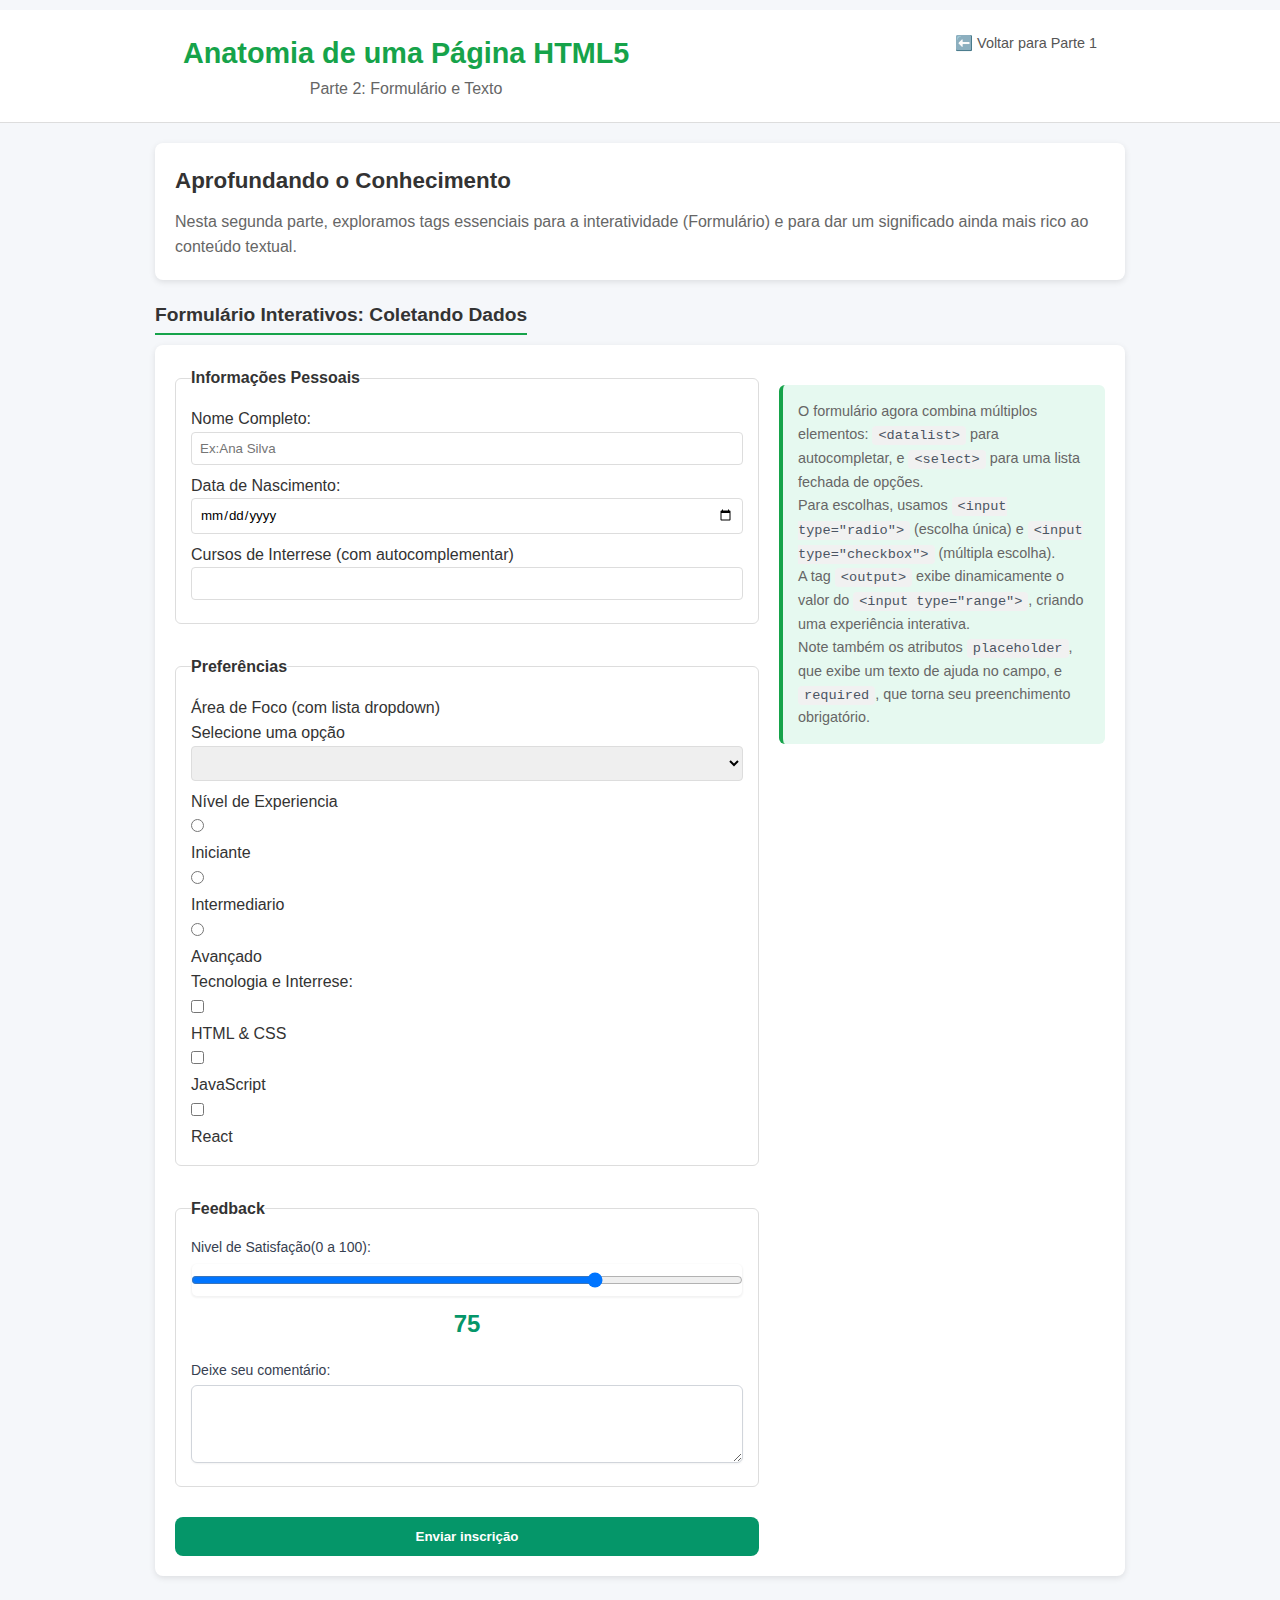
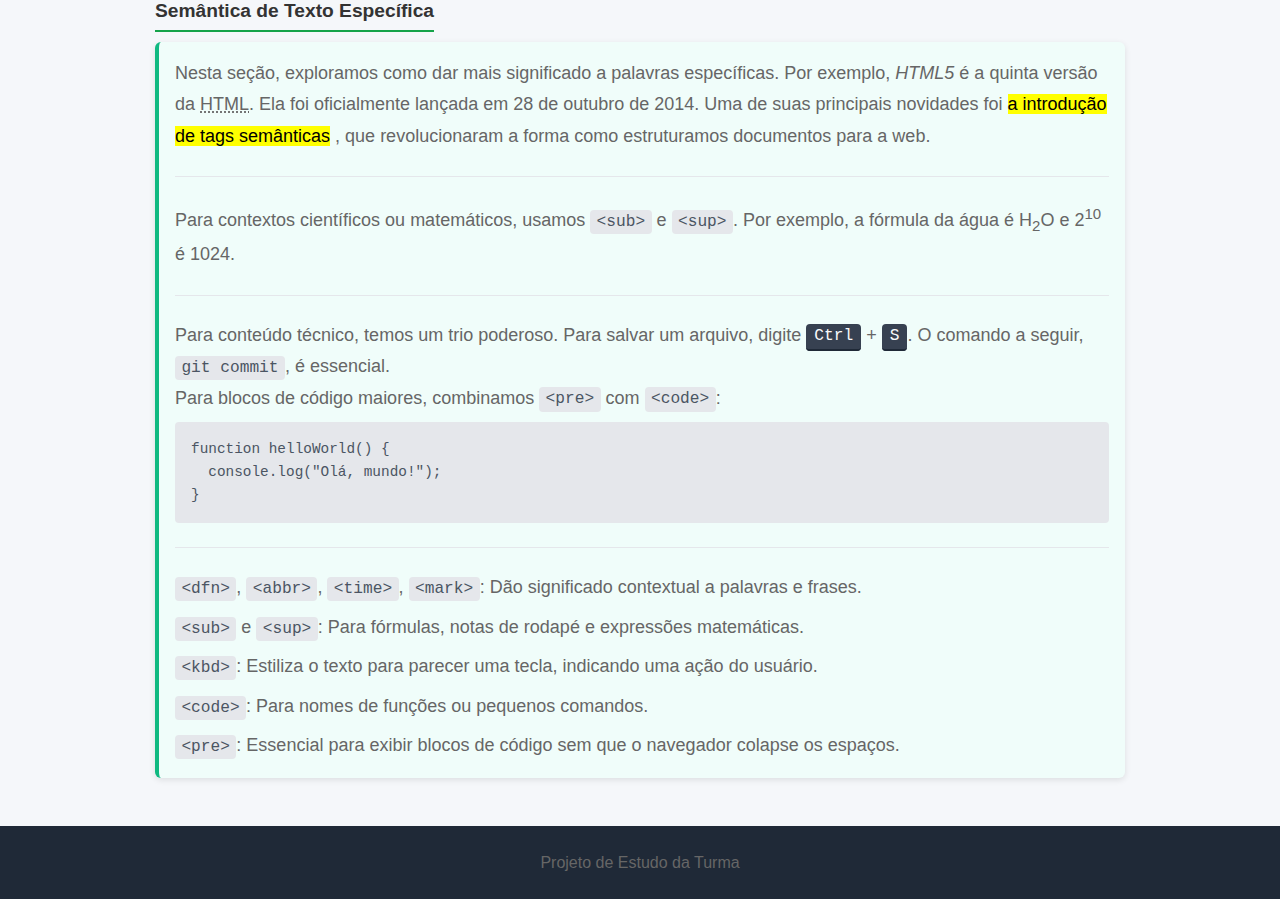
<file: index2.html>
<!DOCTYPE html>
<html lang="pt-br">
  <head>
    <meta charset="UTF-8" />
    <meta name="viewport" content="width=device-width, initial-scale=1.0" />
    <title>Anatomia</title>
   <link rel="stylesheet" href="style2.css">
  </head>
  <body>
    <header>
        <div class="começo">
      <h1>Anatomia de uma Página HTML5</h1>
      <p>Parte 2: Formulário e Texto</p>
    </div>
      <nav>
        <a href="index.html">⬅️ Voltar para Parte 1</a>
      </nav>
    </header>

    <main class="container">
      <div class="card">
        <h2>Aprofundando o Conhecimento</h2>
        <p>
          Nesta segunda parte, exploramos tags essenciais para a interatividade
          (Formulário) e para dar um significado ainda mais rico ao conteúdo
          textual.
        </p>
      </div>

      <section id="formulario">
        <h3>Formulário Interativos: Coletando Dados</h3>
        <div class="card principal">
          <form action="">
            <fieldset>
              <legend>Informações Pessoais</legend>

              <label for="nome">Nome Completo:</label>
              <input
                type="text"
                id="nome"
                name="nome"
                required
                placeholder="Ex:Ana Silva"
              />

              <label for="nascimento">Data de Nascimento:</label>
              <input type="date" id="nascimento" name="nascimento" />

              <label for="nome"
                >Cursos de Interrese (com autocomplementar)</label
              >
              <input list="cursos"
                type="text"
                id="nome"
                name="nome"
              />
              <datalist id="cursos">
                <option value="Desenvolvimento Web"></option>
                <option value="Design UX/UI"></option>
                <option value="Ciência de Dados"></option>
                <option value="Marketing Digital"></option>
              </datalist>
            </fieldset>


            <fieldset>
                <legend>Preferências</legend>
                <label for="nome">Área de Foco (com lista dropdown)</label>
                <label for="">Selecione uma opção</label>
                <select name="example">
                    <option value="option1"></option>
                    <option value="option1">Option 1</option>
                    <option value="option2">Option 2</option>
                    <option value="option3">Option 3</option>
                  </select>
                  <label for="">Nível de Experiencia</label>
                  <input type="radio">
                  <label for="">Iniciante</label>
                  <input type="radio">
                  <label for="">Intermediario</label>
                  <input type="radio">
                  <label for="">Avançado</label>

                  <label for="">Tecnologia e Interrese:</label>
                  <input type="checkbox">
                  <label for="">HTML & CSS</label>  
                  <input type="checkbox">
                  <label for="">JavaScript</label>  
                  <input type="checkbox">
                  <label for="">React</label>  
            </fieldset>
            <fieldset>
              <legend>Feedback</legend>
          <div class="form-group">
            <label for="satisfacao" class="form-label"> Nivel de Satisfação(0 a 100):</label>
            <input type="range" id="satisfacao" name="satisfacao" min="0" max="100" value="75" class="form-input" oninput="resultado.value=parseInt(satisfacao.value)">
            <div class="range-output">
             <output name="resultado" for="satisfacao" >75</output>
          </div>
          </div>
          <div>
            <label for="mensagem" class="form-label">Deixe seu comentário:</label>
            <textarea id="mensagem" name="mensagem" rows="4" class="form-textarea"></textarea>
          </div>
            </fieldset>
            <button type="submit" class="btn-submit">Enviar inscrição</button>
          </form>

          <aside>
            <p><p>O formulário agora combina múltiplos elementos: <code>&lt;datalist&gt;</code> para autocompletar, e <code>&lt;select&gt;</code> para uma lista fechada de opções.</p>
            <p>Para escolhas, usamos <code>&lt;input type="radio"&gt;</code> (escolha única) e <code>&lt;input type="checkbox"&gt;</code> (múltipla escolha).</p>
            <p>A tag <code>&lt;output&gt;</code> exibe dinamicamente o valor do <code>&lt;input type="range"&gt;</code>, criando uma experiência interativa.</p>
            <p>Note também os atributos <code>placeholder</code>, que exibe um texto de ajuda no campo, e <code>required</code>, que torna seu preenchimento obrigatório.</p></p>
          </aside>
        </div>
      </section>
       <section id="texto-avancado">
            <h3 class="section-title">Semântica de Texto Específica</h3>
            <div class="card tag-highlight">
                <div class="text-content">
                    <p>
                        Nesta seção, exploramos como dar mais significado a palavras específicas. Por exemplo, 
                        <dfn>HTML5</dfn> é a quinta versão da 
                        <abbr title="HyperText Markup Language">HTML</abbr>.
                        Ela foi oficialmente lançada em <time datetime="2014-10-28">28 de outubro de 2014</time>.
                        Uma de suas principais novidades foi 
                        <mark>a introdução de tags semânticas</mark>
                        , que revolucionaram a forma como estruturamos documentos para a web.
                    </p>
    
                    <div class="divider">
                         <p>
                            Para contextos científicos ou matemáticos, usamos <code>&lt;sub&gt;</code> e <code>&lt;sup&gt;</code>. Por exemplo, a fórmula da água é H<sub>2</sub>O e 2<sup>10</sup> é 1024.
                        </p>
                    </div>
    
                    <div class="divider">
                        <p>
                            Para conteúdo técnico, temos um trio poderoso. Para salvar um arquivo, digite <kbd>Ctrl</kbd> + <kbd>S</kbd>.
                            O comando a seguir, <code>git commit</code>, é essencial.
                        </p>
                        <p>Para blocos de código maiores, combinamos <code>&lt;pre&gt;</code> com <code>&lt;code&gt;</code>:</p>
                        <pre><code class="language-js">function helloWorld() {
  console.log("Olá, mundo!");
}</code></pre>
                    </div>
    
                    <div class="divider divider-list">
                        <p><code>&lt;dfn&gt;</code>, <code>&lt;abbr&gt;</code>, <code>&lt;time&gt;</code>, <code>&lt;mark&gt;</code>: Dão significado contextual a palavras e frases.</p>
                        <p><code>&lt;sub&gt;</code> e <code>&lt;sup&gt;</code>: Para fórmulas, notas de rodapé e expressões matemáticas.</p>
                        <p><code>&lt;kbd&gt;</code>: Estiliza o texto para parecer uma tecla, indicando uma ação do usuário.</p>
                        <p><code>&lt;code&gt;</code>: Para nomes de funções ou pequenos comandos.</p>
                        <p><code>&lt;pre&gt;</code>: Essencial para exibir blocos de código sem que o navegador colapse os espaços.</p>
                    </div>
                </div>
            </div>
        </section>
    </main>
    <footer class="main-footer">
      <p>Projeto de Estudo da Turma </p>
    </footer>
  </body>
</html>
</file>
<file: style2.css>
* {
    margin: 0;
    padding: 0;
    box-sizing: border-box;
    font-family: Arial, Helvetica, sans-serif;
  }
  
  body {
    background-color: #f5f7fa;
    color: #333;
    line-height: 1.6;
  }
  
  header {
    background: #fff;
    padding: 20px;
    text-align: center;
    display: flex;
    justify-content: space-around;
    border-bottom: 1px solid #ddd;
    margin-top: 10px;
  }

 h1 {
    color: #16a34a; 
    font-size: 1.8rem;
  }

  p {
    color: #666;
  }

  a {
    text-decoration: none;
    color: #555;
    font-size: 0.9rem;
  }

  .container {
    max-width: 1000px;
    margin: 20px auto;
    padding: 0 15px;
  }

  .card {
    background: #fff;
    padding: 20px;
    border-radius: 8px;
    box-shadow: 0 2px 6px rgba(0,0,0,0.1);
    margin-bottom: 20px;
  }

  h2 {
    font-size: 1.4rem;
    margin-bottom: 10px;
    font-weight: bold;
  }

 h3 {
    font-size: 1.2rem;
    margin-bottom: 10px;
    border-bottom: 2px solid #16a34a;
    display: inline-block;
    padding-bottom: 3px;
  }

  form {
    display: flex;
    flex-direction: column;
    gap: 15px;
  }

  fieldset {
    border: 1px solid #ddd;
    border-radius: 6px;
    padding: 15px;
    margin-bottom: 15px;
  }

  legend {
    font-weight: bold;
    color: #333;
  }

  label {
   display: flex;
 
 

  }

  input, select {
    width: 100%;
    padding: 8px;
    margin-bottom: 8px;
    border: 1px solid #ddd;
    border-radius: 4px;
  }
  
  input[type="radio"],
  input[type="checkbox"] {
    width: auto;
    margin-right: 5px;
  }
  
  
  /* ===== ASIDE ===== */
  aside {
    background: #e6f9f0;
    padding: 15px;
    border-radius: 6px;
    border-left: 4px solid #16a34a;
    margin-top: 20px;
    font-size: 0.9rem;
    height: 30%;
  }
  
  aside code {
    background: #f1f1f1;
    padding: 2px 6px;
    border-radius: 4px;
    font-size: 0.85rem;
  }
    .principal{
    display: flex;
    gap: 20px ;
  }

  /* ===== RESPONSIVIDADE ===== */
  @media (min-width: 768px) {
    .tag-highlight {
      display: flex;
      gap: 20px;
    }
  
    form {
      flex: 2;
    }
  
    aside {
      flex: 1;
    }
  }
  .form-group {
  margin-bottom: 1rem;
  }

  .form-label, .form-paragraph {
    display: block;
    font-size: 0.875rem;
    font-weight: 500;
    color: #374151;
    margin-bottom: 0.25rem;
   }

 .form-input, .form-select, .form-textarea {
    width: 100%;
    border: 1px solid #d1d5db;
   border-radius: 0.375rem;
    box-shadow: 0 1px 2px 0 rgba(0, 0, 0, 0.05);
    padding: 0.5rem 0.75rem;
 }
        
        .radio-group > * + *, .checkbox-group > * + * {
            margin-top: 0.5rem;
        }
        
        .radio-group label, .checkbox-group label {
            display: flex;
            align-items: center;
        }
        
        .radio-group input, .checkbox-group input {
            margin-right: 0.5rem;
        }

        .range-output {
            text-align: center;
            font-weight: 700;
            color: #059669;
            font-size: 1.5rem;
        }

        .btn-submit {
            width: 100%;
            background-color: #059669;
            color: white;
            font-weight: 700;
            padding: 0.75rem 1.5rem;
            border: none;
            border-radius: 0.5rem;
            cursor: pointer;
            transition: background-color 0.3s;
        }

        .btn-submit:hover {
            background-color: #047857;
        }

             /* Estilos Específicos */
        code {
            font-family: 'Roboto Mono', monospace;
            background-color: #e5e7eb;
            padding: 0.2rem 0.4rem;
            border-radius: 0.25rem;
            font-size: 0.9em;
            color: #4b5563;
        }
        pre {
             border-radius: 0.375rem;
             margin-top: 0.5rem;
        }
        pre > code {
            display: block;
            padding: 1rem;
            white-space: pre-wrap;
        }
        kbd {
            font-family: 'Roboto Mono', monospace;
            background-color: #374151;
            color: #f9fafb;
            padding: 0.2rem 0.5rem;
            border-radius: 0.25rem;
            border-bottom: 2px solid #1f2937;
            font-size: 0.9em;
        }
        .tag-highlight {
            border-left: 4px solid #10b981;
            background-color: #f0fdfa;
            padding: 1rem;
            border-radius: 0.375rem;
        }
        
        .tag-highlight > * + * {
            margin-top: 1rem;
        }

        .text-content p {
             font-size: 1.125rem;
             line-height: 1.75;
        }
        
        .divider {
            margin-top: 1.5rem;
            border-top: 1px solid #e5e7eb;
            padding-top: 1.5rem;
        }
        
        .divider-list > * + * {
            margin-top: 0.5rem;
        }

        /* Footer */
        .main-footer {
            text-align: center;
            padding: 1.5rem 0;
            background-color: #1f2937;
            color: #d1d5db;
            margin-top: 3rem;
        }

        /* Responsividade */
        @media (min-width: 768px) {
            .grid-container {
                grid-template-columns: repeat(2, minmax(0, 1fr));
            }
             .header-content nav {
                margin-top: 0;
            }
        }
</file>
